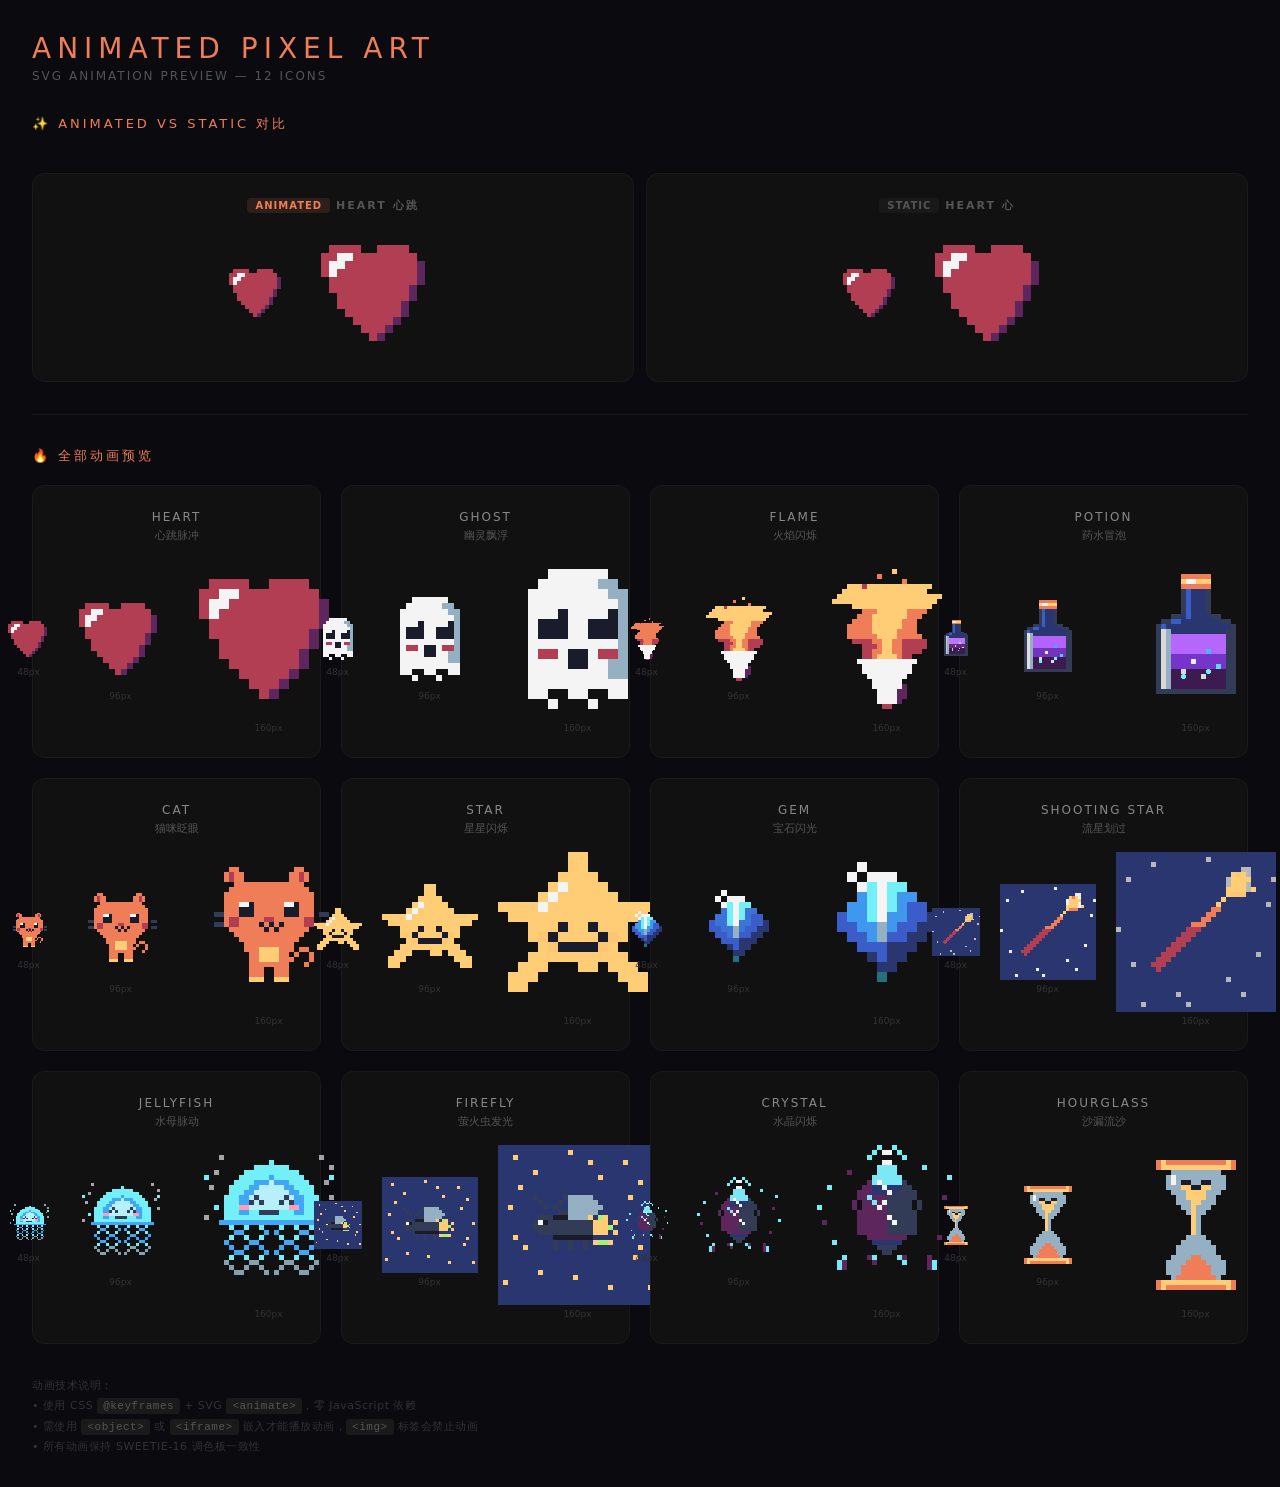
<file: animated-preview.html>
<!DOCTYPE html>
<html>
<head>
<meta charset="UTF-8">
<title>Animated Pixel Art Preview</title>
<style>
  *{margin:0;box-sizing:border-box}
  body{background:#0a0a0f;color:#ccc;font-family:system-ui;padding:32px}
  h1{font-weight:200;font-size:28px;letter-spacing:6px;margin-bottom:4px;color:#ef7d57}
  .sub{font-size:12px;color:#555;margin-bottom:32px;letter-spacing:2px}
  .grid{display:grid;grid-template-columns:repeat(auto-fill,minmax(280px,1fr));gap:20px;margin-bottom:32px}
  .card{background:#111;border-radius:12px;padding:24px;text-align:center;transition:all .3s;border:1px solid #1a1a1a}
  .card:hover{background:#181818;border-color:#333;transform:translateY(-2px)}
  .card h3{font-size:12px;font-weight:400;color:#888;margin-bottom:4px;letter-spacing:2px;text-transform:uppercase}
  .card .zh{font-size:11px;color:#555;margin-bottom:16px}
  .sizes{display:flex;align-items:center;justify-content:center;gap:20px}
  .size-label{font-size:9px;color:#333;text-align:center}
  .compare{display:grid;grid-template-columns:1fr 1fr;gap:12px;margin-top:40px;margin-bottom:32px}
  .compare-card{background:#111;border-radius:12px;padding:24px;text-align:center;border:1px solid #1a1a1a}
  .compare-card h4{font-size:11px;color:#555;letter-spacing:2px;margin-bottom:16px;text-transform:uppercase}
  .compare-row{display:flex;align-items:center;justify-content:center;gap:24px}
  .tag{display:inline-block;padding:2px 8px;border-radius:4px;font-size:10px;letter-spacing:1px}
  .tag-anim{background:#ef7d5720;color:#ef7d57}
  .tag-static{background:#55555520;color:#555}
  img,object{image-rendering:pixelated;image-rendering:crisp-edges}
  hr{border:none;border-top:1px solid #1a1a1a;margin:32px 0}
  .section{font-size:13px;color:#ef7d57;letter-spacing:3px;margin-bottom:20px;text-transform:uppercase}
  .note{font-size:11px;color:#333;margin-top:32px;line-height:1.8;letter-spacing:0.5px}
  .note code{background:#1a1a1a;padding:2px 6px;border-radius:3px;color:#555}
</style>
</head>
<body>

<h1>ANIMATED PIXEL ART</h1>
<p class="sub">SVG ANIMATION PREVIEW — 12 ICONS</p>

<div class="section">✨ Animated vs Static 对比</div>
<div class="compare">
  <div class="compare-card">
    <h4><span class="tag tag-anim">ANIMATED</span> Heart 心跳</h4>
    <div class="compare-row">
      <object type="image/svg+xml" data="animated/heart.svg" width="64" height="64"></object>
      <object type="image/svg+xml" data="animated/heart.svg" width="128" height="128"></object>
    </div>
  </div>
  <div class="compare-card">
    <h4><span class="tag tag-static">STATIC</span> Heart 心</h4>
    <div class="compare-row">
      <img src="assets/heart.svg" width="64" height="64">
      <img src="assets/heart.svg" width="128" height="128">
    </div>
  </div>
</div>

<hr>

<div class="section">🔥 全部动画预览</div>
<div class="grid">
  <div class="card">
    <h3>Heart</h3><div class="zh">心跳脉冲</div>
    <div class="sizes">
      <div><object type="image/svg+xml" data="animated/heart.svg" width="48" height="48"></object><div class="size-label">48px</div></div>
      <div><object type="image/svg+xml" data="animated/heart.svg" width="96" height="96"></object><div class="size-label">96px</div></div>
      <div><object type="image/svg+xml" data="animated/heart.svg" width="160" height="160"></object><div class="size-label">160px</div></div>
    </div>
  </div>

  <div class="card">
    <h3>Ghost</h3><div class="zh">幽灵飘浮</div>
    <div class="sizes">
      <div><object type="image/svg+xml" data="animated/ghost.svg" width="48" height="48"></object><div class="size-label">48px</div></div>
      <div><object type="image/svg+xml" data="animated/ghost.svg" width="96" height="96"></object><div class="size-label">96px</div></div>
      <div><object type="image/svg+xml" data="animated/ghost.svg" width="160" height="160"></object><div class="size-label">160px</div></div>
    </div>
  </div>

  <div class="card">
    <h3>Flame</h3><div class="zh">火焰闪烁</div>
    <div class="sizes">
      <div><object type="image/svg+xml" data="animated/flame.svg" width="48" height="48"></object><div class="size-label">48px</div></div>
      <div><object type="image/svg+xml" data="animated/flame.svg" width="96" height="96"></object><div class="size-label">96px</div></div>
      <div><object type="image/svg+xml" data="animated/flame.svg" width="160" height="160"></object><div class="size-label">160px</div></div>
    </div>
  </div>

  <div class="card">
    <h3>Potion</h3><div class="zh">药水冒泡</div>
    <div class="sizes">
      <div><object type="image/svg+xml" data="animated/potion.svg" width="48" height="48"></object><div class="size-label">48px</div></div>
      <div><object type="image/svg+xml" data="animated/potion.svg" width="96" height="96"></object><div class="size-label">96px</div></div>
      <div><object type="image/svg+xml" data="animated/potion.svg" width="160" height="160"></object><div class="size-label">160px</div></div>
    </div>
  </div>

  <div class="card">
    <h3>Cat</h3><div class="zh">猫咪眨眼</div>
    <div class="sizes">
      <div><object type="image/svg+xml" data="animated/cat.svg" width="48" height="48"></object><div class="size-label">48px</div></div>
      <div><object type="image/svg+xml" data="animated/cat.svg" width="96" height="96"></object><div class="size-label">96px</div></div>
      <div><object type="image/svg+xml" data="animated/cat.svg" width="160" height="160"></object><div class="size-label">160px</div></div>
    </div>
  </div>

  <div class="card">
    <h3>Star</h3><div class="zh">星星闪烁</div>
    <div class="sizes">
      <div><object type="image/svg+xml" data="animated/star.svg" width="48" height="48"></object><div class="size-label">48px</div></div>
      <div><object type="image/svg+xml" data="animated/star.svg" width="96" height="96"></object><div class="size-label">96px</div></div>
      <div><object type="image/svg+xml" data="animated/star.svg" width="160" height="160"></object><div class="size-label">160px</div></div>
    </div>
  </div>

  <div class="card">
    <h3>Gem</h3><div class="zh">宝石闪光</div>
    <div class="sizes">
      <div><object type="image/svg+xml" data="animated/gem.svg" width="48" height="48"></object><div class="size-label">48px</div></div>
      <div><object type="image/svg+xml" data="animated/gem.svg" width="96" height="96"></object><div class="size-label">96px</div></div>
      <div><object type="image/svg+xml" data="animated/gem.svg" width="160" height="160"></object><div class="size-label">160px</div></div>
    </div>
  </div>

  <div class="card">
    <h3>Shooting Star</h3><div class="zh">流星划过</div>
    <div class="sizes">
      <div><object type="image/svg+xml" data="animated/shooting-star.svg" width="48" height="48"></object><div class="size-label">48px</div></div>
      <div><object type="image/svg+xml" data="animated/shooting-star.svg" width="96" height="96"></object><div class="size-label">96px</div></div>
      <div><object type="image/svg+xml" data="animated/shooting-star.svg" width="160" height="160"></object><div class="size-label">160px</div></div>
    </div>
  </div>

  <div class="card">
    <h3>Jellyfish</h3><div class="zh">水母脉动</div>
    <div class="sizes">
      <div><object type="image/svg+xml" data="animated/jellyfish.svg" width="48" height="48"></object><div class="size-label">48px</div></div>
      <div><object type="image/svg+xml" data="animated/jellyfish.svg" width="96" height="96"></object><div class="size-label">96px</div></div>
      <div><object type="image/svg+xml" data="animated/jellyfish.svg" width="160" height="160"></object><div class="size-label">160px</div></div>
    </div>
  </div>

  <div class="card">
    <h3>Firefly</h3><div class="zh">萤火虫发光</div>
    <div class="sizes">
      <div><object type="image/svg+xml" data="animated/firefly.svg" width="48" height="48"></object><div class="size-label">48px</div></div>
      <div><object type="image/svg+xml" data="animated/firefly.svg" width="96" height="96"></object><div class="size-label">96px</div></div>
      <div><object type="image/svg+xml" data="animated/firefly.svg" width="160" height="160"></object><div class="size-label">160px</div></div>
    </div>
  </div>

  <div class="card">
    <h3>Crystal</h3><div class="zh">水晶闪烁</div>
    <div class="sizes">
      <div><object type="image/svg+xml" data="animated/crystal.svg" width="48" height="48"></object><div class="size-label">48px</div></div>
      <div><object type="image/svg+xml" data="animated/crystal.svg" width="96" height="96"></object><div class="size-label">96px</div></div>
      <div><object type="image/svg+xml" data="animated/crystal.svg" width="160" height="160"></object><div class="size-label">160px</div></div>
    </div>
  </div>

  <div class="card">
    <h3>Hourglass</h3><div class="zh">沙漏流沙</div>
    <div class="sizes">
      <div><object type="image/svg+xml" data="animated/hourglass.svg" width="48" height="48"></object><div class="size-label">48px</div></div>
      <div><object type="image/svg+xml" data="animated/hourglass.svg" width="96" height="96"></object><div class="size-label">96px</div></div>
      <div><object type="image/svg+xml" data="animated/hourglass.svg" width="160" height="160"></object><div class="size-label">160px</div></div>
    </div>
  </div>
</div>

<div class="note">
  <p>动画技术说明：</p>
  <p>• 使用 CSS <code>@keyframes</code> + SVG <code>&lt;animate&gt;</code>，零 JavaScript 依赖</p>
  <p>• 需使用 <code>&lt;object&gt;</code> 或 <code>&lt;iframe&gt;</code> 嵌入才能播放动画，<code>&lt;img&gt;</code> 标签会禁止动画</p>
  <p>• 所有动画保持 SWEETIE-16 调色板一致性</p>
</div>

</body>
</html>
</file>
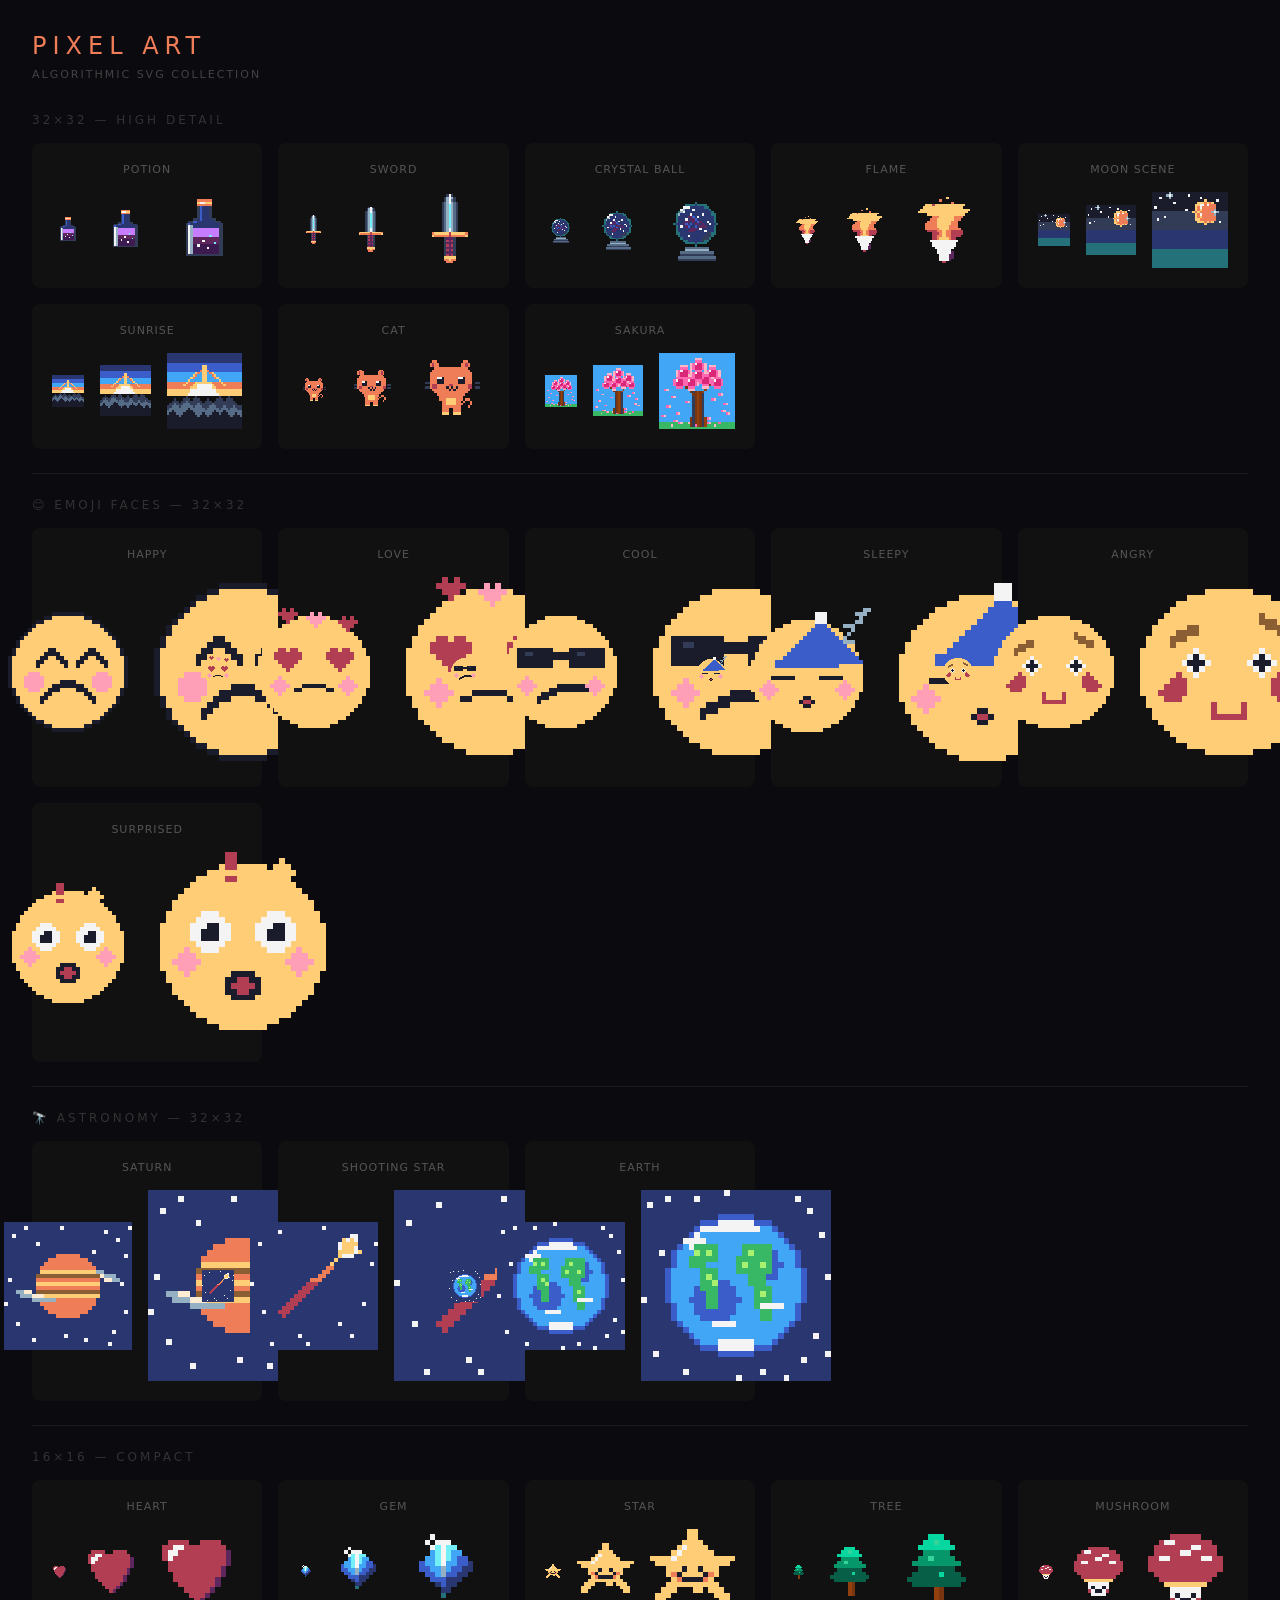
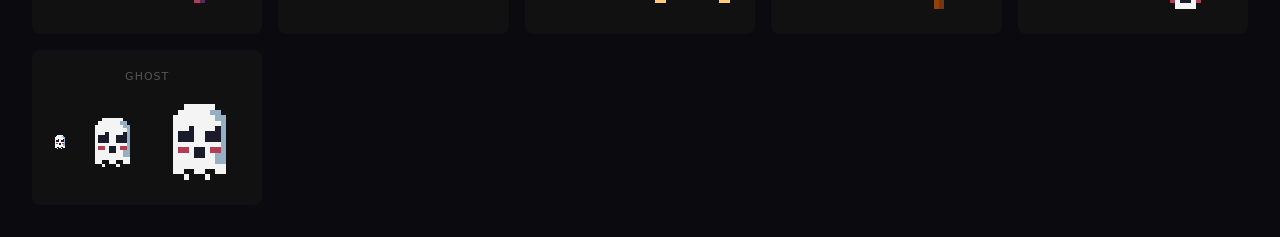
<file: preview.html>
<!DOCTYPE html>
<html>
<head>
<meta charset="UTF-8">
<title>Pixel Art Collection</title>
<style>
  *{margin:0;box-sizing:border-box}
  body{background:#0a0a0f;color:#ccc;font-family:system-ui;padding:32px}
  h1{font-weight:200;font-size:24px;letter-spacing:6px;margin-bottom:8px;color:#ef7d57}
  .sub{font-size:11px;color:#444;margin-bottom:32px;letter-spacing:2px}
  .grid{display:grid;grid-template-columns:repeat(auto-fill,minmax(220px,1fr));gap:16px}
  .card{background:#111;border-radius:8px;padding:20px;text-align:center;transition:background .2s}
  .card:hover{background:#181818}
  .card h3{font-size:11px;font-weight:400;color:#555;margin-bottom:16px;letter-spacing:1px;text-transform:uppercase}
  .preview{display:flex;align-items:center;justify-content:center;gap:16px}
  img{image-rendering:pixelated;image-rendering:crisp-edges}
  hr{border:none;border-top:1px solid #1a1a1a;margin:24px 0}
  .section{font-size:12px;color:#333;letter-spacing:3px;margin-bottom:16px;text-transform:uppercase}
</style>
</head>
<body>
<h1>PIXEL ART</h1>
<p class="sub">ALGORITHMIC SVG COLLECTION</p>

<div class="section">32×32 — HIGH DETAIL</div>
<div class="grid">
  <div class="card"><h3>Potion</h3><div class="preview"><img src="assets/potion.svg" width="32"><img src="assets/potion.svg" width="128"><img src="assets/potion.svg" width="192"></div></div>
  <div class="card"><h3>Sword</h3><div class="preview"><img src="assets/sword.svg" width="32"><img src="assets/sword.svg" width="128"><img src="assets/sword.svg" width="192"></div></div>
  <div class="card"><h3>Crystal Ball</h3><div class="preview"><img src="assets/crystal-ball.svg" width="32"><img src="assets/crystal-ball.svg" width="128"><img src="assets/crystal-ball.svg" width="192"></div></div>
  <div class="card"><h3>Flame</h3><div class="preview"><img src="assets/flame.svg" width="32"><img src="assets/flame.svg" width="128"><img src="assets/flame.svg" width="192"></div></div>
  <div class="card"><h3>Moon Scene</h3><div class="preview"><img src="assets/moon-scene.svg" width="32"><img src="assets/moon-scene.svg" width="128"><img src="assets/moon-scene.svg" width="192"></div></div>
  <div class="card"><h3>Sunrise</h3><div class="preview"><img src="assets/sunrise.svg" width="32"><img src="assets/sunrise.svg" width="128"><img src="assets/sunrise.svg" width="192"></div></div>
  <div class="card"><h3>Cat</h3><div class="preview"><img src="assets/cat.svg" width="32"><img src="assets/cat.svg" width="128"><img src="assets/cat.svg" width="192"></div></div>
  <div class="card"><h3>Sakura</h3><div class="preview"><img src="assets/sakura.svg" width="32"><img src="assets/sakura.svg" width="128"><img src="assets/sakura.svg" width="192"></div></div>
</div>

<hr>
<div class="section">😊 EMOJI FACES — 32×32</div>
<div class="grid">
  <div class="card"><h3>Happy</h3><div class="preview"><img src="assets/face-happy.svg" width="32"><img src="assets/face-happy.svg" width="128"><img src="assets/face-happy.svg" width="192"></div></div>
  <div class="card"><h3>Love</h3><div class="preview"><img src="assets/face-love.svg" width="32"><img src="assets/face-love.svg" width="128"><img src="assets/face-love.svg" width="192"></div></div>
  <div class="card"><h3>Cool</h3><div class="preview"><img src="assets/face-cool.svg" width="32"><img src="assets/face-cool.svg" width="128"><img src="assets/face-cool.svg" width="192"></div></div>
  <div class="card"><h3>Sleepy</h3><div class="preview"><img src="assets/face-sleepy.svg" width="32"><img src="assets/face-sleepy.svg" width="128"><img src="assets/face-sleepy.svg" width="192"></div></div>
  <div class="card"><h3>Angry</h3><div class="preview"><img src="assets/face-angry.svg" width="32"><img src="assets/face-angry.svg" width="128"><img src="assets/face-angry.svg" width="192"></div></div>
  <div class="card"><h3>Surprised</h3><div class="preview"><img src="assets/face-surprised.svg" width="32"><img src="assets/face-surprised.svg" width="128"><img src="assets/face-surprised.svg" width="192"></div></div>
</div>

<hr>
<div class="section">🔭 ASTRONOMY — 32×32</div>
<div class="grid">
  <div class="card"><h3>Saturn</h3><div class="preview"><img src="assets/saturn.svg" width="32"><img src="assets/saturn.svg" width="128"><img src="assets/saturn.svg" width="192"></div></div>
  <div class="card"><h3>Shooting Star</h3><div class="preview"><img src="assets/shooting-star.svg" width="32"><img src="assets/shooting-star.svg" width="128"><img src="assets/shooting-star.svg" width="192"></div></div>
  <div class="card"><h3>Earth</h3><div class="preview"><img src="assets/earth.svg" width="32"><img src="assets/earth.svg" width="128"><img src="assets/earth.svg" width="192"></div></div>
</div>

<hr>
<div class="section">16×16 — COMPACT</div>
<div class="grid">
  <div class="card"><h3>Heart</h3><div class="preview"><img src="assets/heart.svg" width="32"><img src="assets/heart.svg" width="128"><img src="assets/heart.svg" width="192"></div></div>
  <div class="card"><h3>Gem</h3><div class="preview"><img src="assets/gem.svg" width="32"><img src="assets/gem.svg" width="128"><img src="assets/gem.svg" width="192"></div></div>
  <div class="card"><h3>Star</h3><div class="preview"><img src="assets/star.svg" width="32"><img src="assets/star.svg" width="128"><img src="assets/star.svg" width="192"></div></div>
  <div class="card"><h3>Tree</h3><div class="preview"><img src="assets/tree.svg" width="32"><img src="assets/tree.svg" width="128"><img src="assets/tree.svg" width="192"></div></div>
  <div class="card"><h3>Mushroom</h3><div class="preview"><img src="assets/mushroom.svg" width="32"><img src="assets/mushroom.svg" width="128"><img src="assets/mushroom.svg" width="192"></div></div>
  <div class="card"><h3>Ghost</h3><div class="preview"><img src="assets/ghost.svg" width="32"><img src="assets/ghost.svg" width="128"><img src="assets/ghost.svg" width="192"></div></div>
</div>
</body>
</html>
</file>
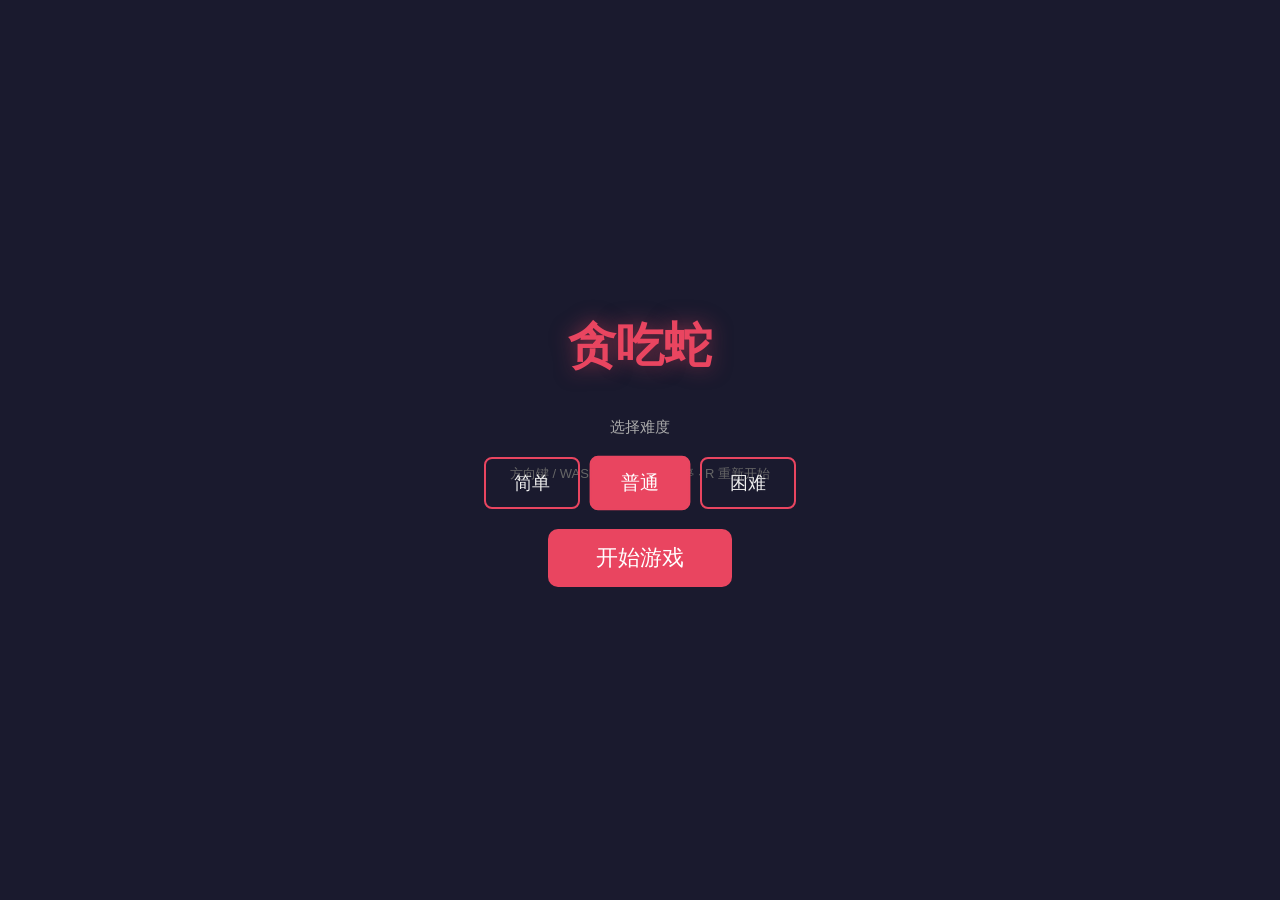
<file: snake.html>
<!DOCTYPE html>
<html lang="zh">
<head>
<meta charset="UTF-8">
<meta name="viewport" content="width=device-width, initial-scale=1.0, user-scalable=no">
<title>贪吃蛇</title>
<style>
  * { margin: 0; padding: 0; box-sizing: border-box; }
  body {
    background: #1a1a2e;
    display: flex;
    flex-direction: column;
    align-items: center;
    justify-content: center;
    height: 100vh;
    font-family: 'Segoe UI', sans-serif;
    color: #eee;
    overflow: hidden;
    touch-action: none;
    user-select: none;
  }

  /* 开始菜单 */
  #menu {
    position: absolute;
    display: flex;
    flex-direction: column;
    align-items: center;
    gap: 20px;
    z-index: 10;
  }
  #menu h1 {
    font-size: 48px;
    color: #e94560;
    text-shadow: 0 0 20px rgba(233,69,96,0.5);
  }
  #menu .difficulty {
    display: flex;
    gap: 12px;
  }
  #menu button {
    padding: 12px 28px;
    font-size: 18px;
    border: 2px solid #e94560;
    background: transparent;
    color: #eee;
    border-radius: 8px;
    cursor: pointer;
    transition: all 0.2s;
  }
  #menu button:hover, #menu button.active {
    background: #e94560;
    color: #fff;
    transform: scale(1.05);
  }
  #menu .start-btn {
    padding: 14px 48px;
    font-size: 22px;
    background: #e94560;
    color: #fff;
    border: none;
    border-radius: 10px;
    cursor: pointer;
    transition: transform 0.2s;
  }
  #menu .start-btn:hover { transform: scale(1.08); }
  #menu .best {
    font-size: 16px;
    color: #888;
  }

  /* 游戏 HUD */
  #hud {
    display: none;
    width: 400px;
    justify-content: space-between;
    margin-bottom: 8px;
    font-size: 18px;
  }
  #hud .best-score { color: #f0a500; }

  canvas {
    display: none;
    border: 2px solid #e94560;
    border-radius: 4px;
    background: #16213e;
  }
  #msg {
    margin-top: 14px;
    font-size: 18px;
    color: #e94560;
    height: 24px;
  }
  #controls {
    margin-top: 10px;
    font-size: 13px;
    color: #666;
  }

  /* 手机虚拟方向键 */
  #touch-pad {
    display: none;
    margin-top: 20px;
    width: 180px;
    height: 180px;
    position: relative;
  }
  #touch-pad button {
    position: absolute;
    width: 56px;
    height: 56px;
    border: 2px solid rgba(233,69,96,0.5);
    background: rgba(233,69,96,0.15);
    color: #eee;
    font-size: 24px;
    border-radius: 12px;
    cursor: pointer;
    display: flex;
    align-items: center;
    justify-content: center;
  }
  #touch-pad button:active { background: rgba(233,69,96,0.5); }
  .tp-up    { top: 0; left: 50%; transform: translateX(-50%); }
  .tp-down  { bottom: 0; left: 50%; transform: translateX(-50%); }
  .tp-left  { top: 50%; left: 0; transform: translateY(-50%); }
  .tp-right { top: 50%; right: 0; transform: translateY(-50%); }

  /* 粒子层 */
  #particles {
    position: absolute;
    top: 0; left: 0;
    width: 100%; height: 100%;
    pointer-events: none;
    z-index: 5;
  }
</style>
</head>
<body>

<!-- 粒子画布 -->
<canvas id="particles"></canvas>

<!-- 开始菜单 -->
<div id="menu">
  <h1>贪吃蛇</h1>
  <div class="best" id="menu-best"></div>
  <div style="color:#aaa; font-size:15px;">选择难度</div>
  <div class="difficulty">
    <button data-diff="easy">简单</button>
    <button data-diff="normal" class="active">普通</button>
    <button data-diff="hard">困难</button>
  </div>
  <button class="start-btn" id="start-btn">开始游戏</button>
</div>

<!-- 游戏界面 -->
<div id="hud">
  <span id="score">得分: 0</span>
  <span class="best-score" id="best-display"></span>
</div>
<canvas id="game" width="400" height="400"></canvas>
<div id="msg"></div>
<div id="controls">方向键 / WASD 控制 · 空格 暂停 · R 重新开始</div>

<!-- 触屏方向键 -->
<div id="touch-pad">
  <button class="tp-up" data-dir="up">&uarr;</button>
  <button class="tp-down" data-dir="down">&darr;</button>
  <button class="tp-left" data-dir="left">&larr;</button>
  <button class="tp-right" data-dir="right">&rarr;</button>
</div>

<script>
// ===== 音效系统（Web Audio API） =====
const AudioCtx = window.AudioContext || window.webkitAudioContext;
let audioCtx;
function ensureAudio() {
  if (!audioCtx) audioCtx = new AudioCtx();
}

function playEat() {
  ensureAudio();
  const o = audioCtx.createOscillator();
  const g = audioCtx.createGain();
  o.connect(g); g.connect(audioCtx.destination);
  o.type = 'sine';
  o.frequency.setValueAtTime(587, audioCtx.currentTime);
  o.frequency.exponentialRampToValueAtTime(880, audioCtx.currentTime + 0.1);
  g.gain.setValueAtTime(0.3, audioCtx.currentTime);
  g.gain.exponentialRampToValueAtTime(0.01, audioCtx.currentTime + 0.15);
  o.start(); o.stop(audioCtx.currentTime + 0.15);
}

function playDie() {
  ensureAudio();
  const o = audioCtx.createOscillator();
  const g = audioCtx.createGain();
  o.connect(g); g.connect(audioCtx.destination);
  o.type = 'sawtooth';
  o.frequency.setValueAtTime(300, audioCtx.currentTime);
  o.frequency.exponentialRampToValueAtTime(80, audioCtx.currentTime + 0.4);
  g.gain.setValueAtTime(0.3, audioCtx.currentTime);
  g.gain.linearRampToValueAtTime(0, audioCtx.currentTime + 0.4);
  o.start(); o.stop(audioCtx.currentTime + 0.4);
}

// ===== 粒子系统 =====
const pCanvas = document.getElementById('particles');
const pCtx = pCanvas.getContext('2d');
let particles = [];

function resizeParticles() {
  pCanvas.width = window.innerWidth;
  pCanvas.height = window.innerHeight;
}
window.addEventListener('resize', resizeParticles);
resizeParticles();

function spawnParticles(screenX, screenY, color, count) {
  for (let i = 0; i < count; i++) {
    const angle = Math.random() * Math.PI * 2;
    const speed = 1 + Math.random() * 3;
    particles.push({
      x: screenX, y: screenY,
      vx: Math.cos(angle) * speed,
      vy: Math.sin(angle) * speed,
      life: 1,
      decay: 0.02 + Math.random() * 0.03,
      size: 2 + Math.random() * 4,
      color
    });
  }
}

function updateParticles() {
  pCtx.clearRect(0, 0, pCanvas.width, pCanvas.height);
  particles = particles.filter(p => p.life > 0);
  particles.forEach(p => {
    p.x += p.vx;
    p.y += p.vy;
    p.life -= p.decay;
    pCtx.globalAlpha = p.life;
    pCtx.fillStyle = p.color;
    pCtx.beginPath();
    pCtx.arc(p.x, p.y, p.size * p.life, 0, Math.PI * 2);
    pCtx.fill();
  });
  pCtx.globalAlpha = 1;
  requestAnimationFrame(updateParticles);
}
updateParticles();

// ===== 检测触屏设备 =====
const isTouchDevice = 'ontouchstart' in window || navigator.maxTouchPoints > 0;

// ===== 游戏核心 =====
const canvas = document.getElementById('game');
const ctx = canvas.getContext('2d');
const scoreEl = document.getElementById('score');
const msgEl = document.getElementById('msg');
const hudEl = document.getElementById('hud');
const bestEl = document.getElementById('best-display');
const menuEl = document.getElementById('menu');
const menuBestEl = document.getElementById('menu-best');
const touchPad = document.getElementById('touch-pad');

const GRID = 20;
const COLS = canvas.width / GRID;
const ROWS = canvas.height / GRID;

const DIFFICULTY = {
  easy:   { speed: 160, accel: 1, minSpeed: 90,  label: '简单' },
  normal: { speed: 120, accel: 2, minSpeed: 60,  label: '普通' },
  hard:   { speed: 80,  accel: 3, minSpeed: 40,  label: '困难' },
};

let selectedDiff = 'normal';
let snake, dir, nextDir, food, score, running, gameOver, paused, speed, timer;
let foodPulse = 0;

// 最高分
function getBest() {
  return parseInt(localStorage.getItem('snake_best') || '0', 10);
}
function saveBest(s) {
  if (s > getBest()) localStorage.setItem('snake_best', s);
}
function showBest() {
  const b = getBest();
  bestEl.textContent = b > 0 ? `最高: ${b}` : '';
  menuBestEl.textContent = b > 0 ? `历史最高分: ${b}` : '';
}

// 菜单
document.querySelectorAll('[data-diff]').forEach(btn => {
  btn.addEventListener('click', () => {
    document.querySelectorAll('[data-diff]').forEach(b => b.classList.remove('active'));
    btn.classList.add('active');
    selectedDiff = btn.dataset.diff;
  });
});

document.getElementById('start-btn').addEventListener('click', startGame);

function startGame() {
  ensureAudio();
  menuEl.style.display = 'none';
  canvas.style.display = 'block';
  hudEl.style.display = 'flex';
  if (isTouchDevice) touchPad.style.display = 'block';
  init();
}

function returnToMenu() {
  clearInterval(timer);
  canvas.style.display = 'none';
  hudEl.style.display = 'none';
  touchPad.style.display = 'none';
  msgEl.textContent = '';
  menuEl.style.display = 'flex';
  showBest();
}

function init() {
  const diff = DIFFICULTY[selectedDiff];
  snake = [{ x: Math.floor(COLS / 2), y: Math.floor(ROWS / 2) }];
  dir = { x: 0, y: 0 };
  nextDir = { x: 0, y: 0 };
  score = 0;
  running = false;
  gameOver = false;
  paused = false;
  speed = diff.speed;
  scoreEl.textContent = '得分: 0';
  showBest();
  msgEl.textContent = '按方向键开始';
  placeFood();
  draw();
  clearInterval(timer);
}

function placeFood() {
  let pos;
  do {
    pos = { x: Math.floor(Math.random() * COLS), y: Math.floor(Math.random() * ROWS) };
  } while (snake.some(s => s.x === pos.x && s.y === pos.y));
  food = pos;
  foodPulse = 0;
}

// 获取 canvas 在屏幕上的坐标
function canvasToScreen(gx, gy) {
  const rect = canvas.getBoundingClientRect();
  return {
    x: rect.left + gx * GRID + GRID / 2,
    y: rect.top + gy * GRID + GRID / 2
  };
}

function draw() {
  ctx.clearRect(0, 0, canvas.width, canvas.height);

  // 网格
  ctx.strokeStyle = 'rgba(255,255,255,0.03)';
  for (let i = 0; i < COLS; i++) {
    for (let j = 0; j < ROWS; j++) {
      ctx.strokeRect(i * GRID, j * GRID, GRID, GRID);
    }
  }

  // 食物（脉冲闪烁）
  foodPulse += 0.08;
  const pulse = Math.sin(foodPulse) * 2;
  const fr = GRID / 2 - 2 + pulse;
  ctx.fillStyle = '#e94560';
  ctx.shadowColor = '#e94560';
  ctx.shadowBlur = 8 + pulse * 2;
  ctx.beginPath();
  ctx.arc(food.x * GRID + GRID / 2, food.y * GRID + GRID / 2, Math.max(fr, 3), 0, Math.PI * 2);
  ctx.fill();
  ctx.shadowBlur = 0;

  // 蛇身（圆角渐变）
  snake.forEach((seg, i) => {
    const t = 1 - i / (snake.length || 1);
    const hue = 145 + (1 - t) * 30;
    const light = 30 + t * 30;
    ctx.fillStyle = `hsl(${hue}, 80%, ${light}%)`;

    const r = 4;
    const x = seg.x * GRID + 1;
    const y = seg.y * GRID + 1;
    const w = GRID - 2;
    const h = GRID - 2;
    ctx.beginPath();
    ctx.moveTo(x + r, y);
    ctx.arcTo(x + w, y, x + w, y + h, r);
    ctx.arcTo(x + w, y + h, x, y + h, r);
    ctx.arcTo(x, y + h, x, y, r);
    ctx.arcTo(x, y, x + w, y, r);
    ctx.closePath();
    ctx.fill();

    if (i === 0) {
      // 蛇头发光
      ctx.shadowColor = '#0f0';
      ctx.shadowBlur = 10;
      ctx.fillStyle = 'rgba(0,255,0,0.6)';
      ctx.beginPath();
      ctx.arc(seg.x * GRID + GRID / 2, seg.y * GRID + GRID / 2, 5, 0, Math.PI * 2);
      ctx.fill();
      ctx.shadowBlur = 0;

      // 蛇眼
      const ex = dir.x || 0, ey = dir.y || 0;
      ctx.fillStyle = '#fff';
      ctx.beginPath();
      ctx.arc(seg.x * GRID + GRID / 2 + ex * 4 - 3, seg.y * GRID + GRID / 2 + ey * 4 - 3, 2, 0, Math.PI * 2);
      ctx.arc(seg.x * GRID + GRID / 2 + ex * 4 + 3, seg.y * GRID + GRID / 2 + ey * 4 + 3, 2, 0, Math.PI * 2);
      ctx.fill();
    }
  });

  // 暂停覆盖
  if (paused) {
    ctx.fillStyle = 'rgba(0,0,0,0.55)';
    ctx.fillRect(0, 0, canvas.width, canvas.height);
    ctx.fillStyle = '#f0a500';
    ctx.font = 'bold 36px sans-serif';
    ctx.textAlign = 'center';
    ctx.fillText('暂停', canvas.width / 2, canvas.height / 2);
  }

  // 游戏结束覆盖
  if (gameOver) {
    ctx.fillStyle = 'rgba(0,0,0,0.65)';
    ctx.fillRect(0, 0, canvas.width, canvas.height);
    ctx.fillStyle = '#e94560';
    ctx.font = 'bold 40px sans-serif';
    ctx.textAlign = 'center';
    ctx.fillText('游戏结束', canvas.width / 2, canvas.height / 2 - 20);
    ctx.font = '20px sans-serif';
    ctx.fillStyle = '#eee';
    ctx.fillText(`得分: ${score}`, canvas.width / 2, canvas.height / 2 + 15);
    if (score === getBest() && score > 0) {
      ctx.fillStyle = '#f0a500';
      ctx.fillText('新纪录！', canvas.width / 2, canvas.height / 2 + 45);
    }
  }
}

// 食物动画帧
let animFrame;
function animLoop() {
  if (!gameOver && !paused) draw();
  animFrame = requestAnimationFrame(animLoop);
}

function update() {
  if (paused) return;

  dir = { ...nextDir };
  const head = { x: snake[0].x + dir.x, y: snake[0].y + dir.y };

  // 碰撞检测
  if (head.x < 0 || head.x >= COLS || head.y < 0 || head.y >= ROWS ||
      snake.some(s => s.x === head.x && s.y === head.y)) {
    gameOver = true;
    running = false;
    clearInterval(timer);
    saveBest(score);
    showBest();
    playDie();
    // 死亡粒子
    const sp = canvasToScreen(snake[0].x, snake[0].y);
    spawnParticles(sp.x, sp.y, '#e94560', 30);
    msgEl.textContent = '按 R 重新开始 · ESC 返回菜单';
    draw();
    return;
  }

  snake.unshift(head);

  if (head.x === food.x && head.y === food.y) {
    score += 10;
    scoreEl.textContent = `得分: ${score}`;
    playEat();
    // 吃到食物粒子
    const sp = canvasToScreen(food.x, food.y);
    spawnParticles(sp.x, sp.y, '#0f0', 15);
    placeFood();
    // 加速
    const diff = DIFFICULTY[selectedDiff];
    if (speed > diff.minSpeed) {
      speed -= diff.accel;
      clearInterval(timer);
      timer = setInterval(update, speed);
    }
  } else {
    snake.pop();
  }

  draw();
}

// ===== 输入处理 =====
function handleDirection(nd) {
  if (!nd) return;
  if (gameOver) return;
  // 不允许反向
  if (nd.x === -dir.x && nd.y === -dir.y && snake.length > 1) return;
  nextDir = nd;

  if (!running) {
    running = true;
    msgEl.textContent = '';
    timer = setInterval(update, speed);
    animLoop();
  }
}

const dirMap = {
  arrowup: { x: 0, y: -1 }, w: { x: 0, y: -1 }, up: { x: 0, y: -1 },
  arrowdown: { x: 0, y: 1 }, s: { x: 0, y: 1 }, down: { x: 0, y: 1 },
  arrowleft: { x: -1, y: 0 }, a: { x: -1, y: 0 }, left: { x: -1, y: 0 },
  arrowright: { x: 1, y: 0 }, d: { x: 1, y: 0 }, right: { x: 1, y: 0 },
};

// 键盘
document.addEventListener('keydown', e => {
  const key = e.key.toLowerCase();

  if (key === 'escape') { returnToMenu(); return; }
  if (key === 'r') { init(); return; }
  if (key === ' ' && running && !gameOver) {
    e.preventDefault();
    paused = !paused;
    msgEl.textContent = paused ? '已暂停 - 按空格继续' : '';
    draw();
    return;
  }

  handleDirection(dirMap[key]);
});

// 触屏方向按钮
document.querySelectorAll('#touch-pad button').forEach(btn => {
  btn.addEventListener('touchstart', e => {
    e.preventDefault();
    handleDirection(dirMap[btn.dataset.dir]);
  });
});

// 触屏滑动
let touchStartX, touchStartY;
canvas.addEventListener('touchstart', e => {
  e.preventDefault();
  const t = e.touches[0];
  touchStartX = t.clientX;
  touchStartY = t.clientY;

  // 点击暂停/继续
  if (running && !gameOver) {
    // 双指暂停
  }
});

canvas.addEventListener('touchend', e => {
  e.preventDefault();
  if (!touchStartX) return;
  const t = e.changedTouches[0];
  const dx = t.clientX - touchStartX;
  const dy = t.clientY - touchStartY;

  if (Math.abs(dx) < 10 && Math.abs(dy) < 10) {
    // 轻触 = 暂停
    if (running && !gameOver) {
      paused = !paused;
      msgEl.textContent = paused ? '已暂停 - 点击继续' : '';
      draw();
    }
    return;
  }

  if (Math.abs(dx) > Math.abs(dy)) {
    handleDirection(dx > 0 ? dirMap.right : dirMap.left);
  } else {
    handleDirection(dy > 0 ? dirMap.down : dirMap.up);
  }
});

// 初始化菜单
showBest();
</script>
</body>
</html>
</file>
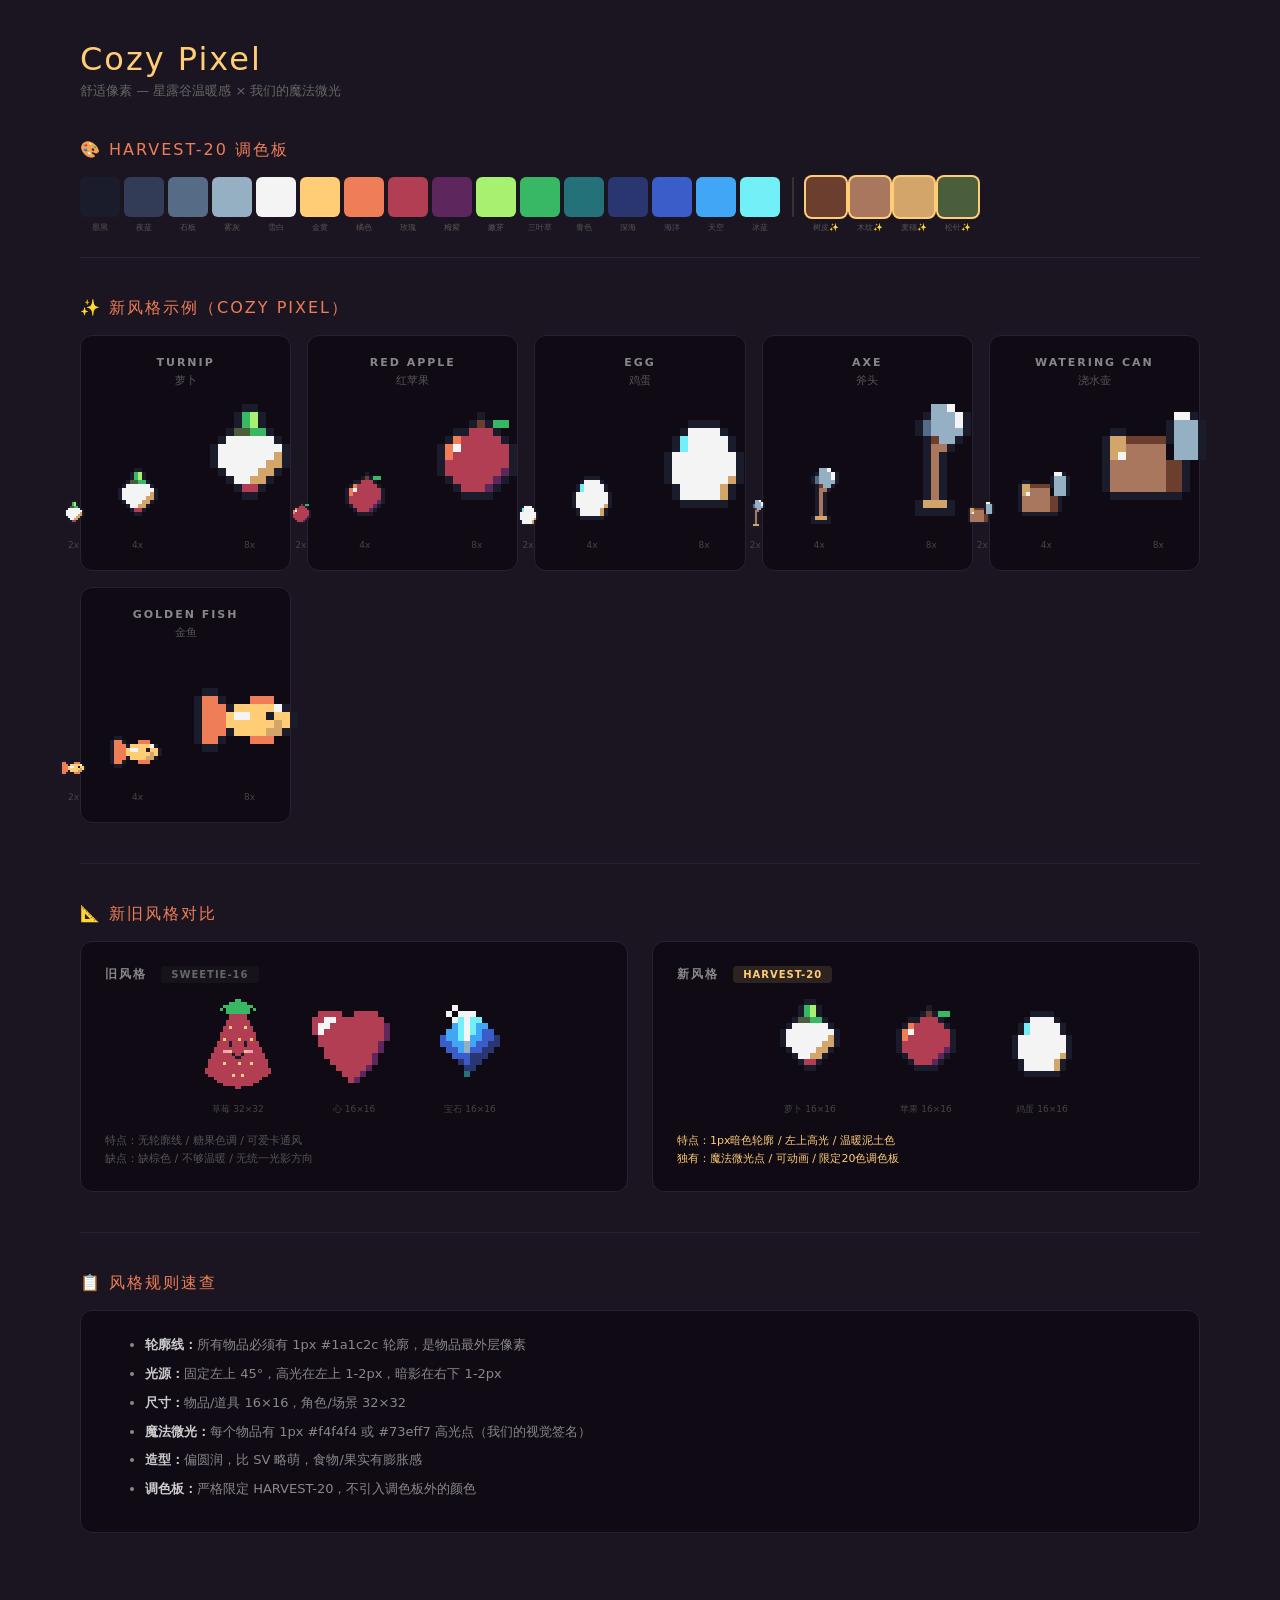
<file: style-compare.html>
<!DOCTYPE html>
<html>
<head>
<meta charset="UTF-8">
<title>Cozy Pixel — 新风格预览</title>
<style>
  *{margin:0;box-sizing:border-box}
  body{background:#1a1520;color:#ccc;font-family:system-ui;padding:40px;max-width:1200px;margin:0 auto}
  h1{font-weight:300;font-size:32px;letter-spacing:2px;margin-bottom:4px;color:#ffcd75}
  .sub{font-size:13px;color:#666;margin-bottom:40px}
  h2{font-size:16px;font-weight:400;color:#ef7d57;letter-spacing:2px;margin:32px 0 16px;text-transform:uppercase}

  .palette{display:flex;gap:4px;margin-bottom:32px;flex-wrap:wrap}
  .swatch{width:40px;height:40px;border-radius:6px;position:relative;cursor:pointer;border:2px solid transparent;transition:all .2s}
  .swatch:hover{border-color:#fff;transform:scale(1.1)}
  .swatch .label{position:absolute;bottom:-18px;left:50%;transform:translateX(-50%);font-size:8px;color:#555;white-space:nowrap}
  .swatch.new{box-shadow:0 0 0 2px #ffcd75}
  .divider{width:2px;background:#333;margin:0 8px;border-radius:1px}

  .grid{display:grid;grid-template-columns:repeat(auto-fill,minmax(200px,1fr));gap:16px;margin-bottom:24px}
  .card{background:#0f0a14;border-radius:12px;padding:20px;text-align:center;border:1px solid #2a2035}
  .card h3{font-size:11px;color:#888;letter-spacing:2px;text-transform:uppercase;margin-bottom:4px}
  .card .zh{font-size:11px;color:#555;margin-bottom:16px}
  .sizes{display:flex;align-items:end;justify-content:center;gap:16px}
  .size-label{font-size:9px;color:#444;margin-top:4px;text-align:center}
  img{image-rendering:pixelated;image-rendering:crisp-edges}

  .compare{display:grid;grid-template-columns:1fr 1fr;gap:24px;margin-bottom:40px}
  .compare-box{background:#0f0a14;border-radius:12px;padding:24px;border:1px solid #2a2035}
  .compare-box h3{font-size:12px;color:#888;letter-spacing:2px;margin-bottom:16px}
  .compare-items{display:flex;align-items:center;justify-content:center;gap:20px;flex-wrap:wrap}

  .tag{display:inline-block;padding:3px 10px;border-radius:4px;font-size:10px;letter-spacing:1px;margin-left:8px}
  .tag-new{background:#ffcd7520;color:#ffcd75}
  .tag-old{background:#55555520;color:#666}

  .rules{background:#0f0a14;border-radius:12px;padding:24px;border:1px solid #2a2035;margin-bottom:32px}
  .rules li{font-size:13px;color:#888;margin-bottom:8px;line-height:1.6}
  .rules strong{color:#ccc}

  hr{border:none;border-top:1px solid #2a2035;margin:40px 0}
</style>
</head>
<body>

<h1>Cozy Pixel</h1>
<p class="sub">舒适像素 — 星露谷温暖感 × 我们的魔法微光</p>

<h2>🎨 HARVEST-20 调色板</h2>
<div class="palette">
  <div class="swatch" style="background:#1a1c2c"><span class="label">墨黑</span></div>
  <div class="swatch" style="background:#333c57"><span class="label">夜蓝</span></div>
  <div class="swatch" style="background:#566c86"><span class="label">石板</span></div>
  <div class="swatch" style="background:#94b0c2"><span class="label">雾灰</span></div>
  <div class="swatch" style="background:#f4f4f4"><span class="label">雪白</span></div>
  <div class="swatch" style="background:#ffcd75"><span class="label">金黄</span></div>
  <div class="swatch" style="background:#ef7d57"><span class="label">橘色</span></div>
  <div class="swatch" style="background:#b13e53"><span class="label">玫瑰</span></div>
  <div class="swatch" style="background:#5d275d"><span class="label">梅紫</span></div>
  <div class="swatch" style="background:#a7f070"><span class="label">嫩芽</span></div>
  <div class="swatch" style="background:#38b764"><span class="label">三叶草</span></div>
  <div class="swatch" style="background:#257179"><span class="label">青色</span></div>
  <div class="swatch" style="background:#29366f"><span class="label">深海</span></div>
  <div class="swatch" style="background:#3b5dc9"><span class="label">海洋</span></div>
  <div class="swatch" style="background:#41a6f6"><span class="label">天空</span></div>
  <div class="swatch" style="background:#73eff7"><span class="label">冰蓝</span></div>
  <div class="divider"></div>
  <div class="swatch new" style="background:#6b3e2e"><span class="label">树皮✨</span></div>
  <div class="swatch new" style="background:#a8775e"><span class="label">木纹✨</span></div>
  <div class="swatch new" style="background:#d4a56a"><span class="label">麦穗✨</span></div>
  <div class="swatch new" style="background:#4a5e3b"><span class="label">松针✨</span></div>
</div>

<hr>

<h2>✨ 新风格示例（COZY PIXEL）</h2>
<div class="grid">
  <div class="card">
    <h3>Turnip</h3><div class="zh">萝卜</div>
    <div class="sizes">
      <div><img src="assets/turnip.svg" width="32"><div class="size-label">2x</div></div>
      <div><img src="assets/turnip.svg" width="64"><div class="size-label">4x</div></div>
      <div><img src="assets/turnip.svg" width="128"><div class="size-label">8x</div></div>
    </div>
  </div>
  <div class="card">
    <h3>Red Apple</h3><div class="zh">红苹果</div>
    <div class="sizes">
      <div><img src="assets/apple-red.svg" width="32"><div class="size-label">2x</div></div>
      <div><img src="assets/apple-red.svg" width="64"><div class="size-label">4x</div></div>
      <div><img src="assets/apple-red.svg" width="128"><div class="size-label">8x</div></div>
    </div>
  </div>
  <div class="card">
    <h3>Egg</h3><div class="zh">鸡蛋</div>
    <div class="sizes">
      <div><img src="assets/egg.svg" width="32"><div class="size-label">2x</div></div>
      <div><img src="assets/egg.svg" width="64"><div class="size-label">4x</div></div>
      <div><img src="assets/egg.svg" width="128"><div class="size-label">8x</div></div>
    </div>
  </div>
  <div class="card">
    <h3>Axe</h3><div class="zh">斧头</div>
    <div class="sizes">
      <div><img src="assets/axe-wood.svg" width="32"><div class="size-label">2x</div></div>
      <div><img src="assets/axe-wood.svg" width="64"><div class="size-label">4x</div></div>
      <div><img src="assets/axe-wood.svg" width="128"><div class="size-label">8x</div></div>
    </div>
  </div>
  <div class="card">
    <h3>Watering Can</h3><div class="zh">浇水壶</div>
    <div class="sizes">
      <div><img src="assets/watering-can.svg" width="32"><div class="size-label">2x</div></div>
      <div><img src="assets/watering-can.svg" width="64"><div class="size-label">4x</div></div>
      <div><img src="assets/watering-can.svg" width="128"><div class="size-label">8x</div></div>
    </div>
  </div>
  <div class="card">
    <h3>Golden Fish</h3><div class="zh">金鱼</div>
    <div class="sizes">
      <div><img src="assets/fish-gold.svg" width="32"><div class="size-label">2x</div></div>
      <div><img src="assets/fish-gold.svg" width="64"><div class="size-label">4x</div></div>
      <div><img src="assets/fish-gold.svg" width="128"><div class="size-label">8x</div></div>
    </div>
  </div>
</div>

<hr>

<h2>📐 新旧风格对比</h2>
<div class="compare">
  <div class="compare-box">
    <h3>旧风格 <span class="tag tag-old">SWEETIE-16</span></h3>
    <div class="compare-items">
      <div><img src="assets/strawberry.svg" width="96"><div class="size-label">草莓 32×32</div></div>
      <div><img src="assets/heart.svg" width="96"><div class="size-label">心 16×16</div></div>
      <div><img src="assets/gem.svg" width="96"><div class="size-label">宝石 16×16</div></div>
    </div>
    <div style="margin-top:16px;font-size:11px;color:#555;line-height:1.6">
      特点：无轮廓线 / 糖果色调 / 可爱卡通风<br>
      缺点：缺棕色 / 不够温暖 / 无统一光影方向
    </div>
  </div>
  <div class="compare-box">
    <h3>新风格 <span class="tag tag-new">HARVEST-20</span></h3>
    <div class="compare-items">
      <div><img src="assets/turnip.svg" width="96"><div class="size-label">萝卜 16×16</div></div>
      <div><img src="assets/apple-red.svg" width="96"><div class="size-label">苹果 16×16</div></div>
      <div><img src="assets/egg.svg" width="96"><div class="size-label">鸡蛋 16×16</div></div>
    </div>
    <div style="margin-top:16px;font-size:11px;color:#ffcd75;line-height:1.6">
      特点：1px暗色轮廓 / 左上高光 / 温暖泥土色<br>
      独有：魔法微光点 / 可动画 / 限定20色调色板
    </div>
  </div>
</div>

<hr>

<h2>📋 风格规则速查</h2>
<div class="rules">
<ul>
  <li><strong>轮廓线：</strong>所有物品必须有 1px #1a1c2c 轮廓，是物品最外层像素</li>
  <li><strong>光源：</strong>固定左上 45°，高光在左上 1-2px，暗影在右下 1-2px</li>
  <li><strong>尺寸：</strong>物品/道具 16×16，角色/场景 32×32</li>
  <li><strong>魔法微光：</strong>每个物品有 1px #f4f4f4 或 #73eff7 高光点（我们的视觉签名）</li>
  <li><strong>造型：</strong>偏圆润，比 SV 略萌，食物/果实有膨胀感</li>
  <li><strong>调色板：</strong>严格限定 HARVEST-20，不引入调色板外的颜色</li>
</ul>
</div>

</body>
</html>
</file>
